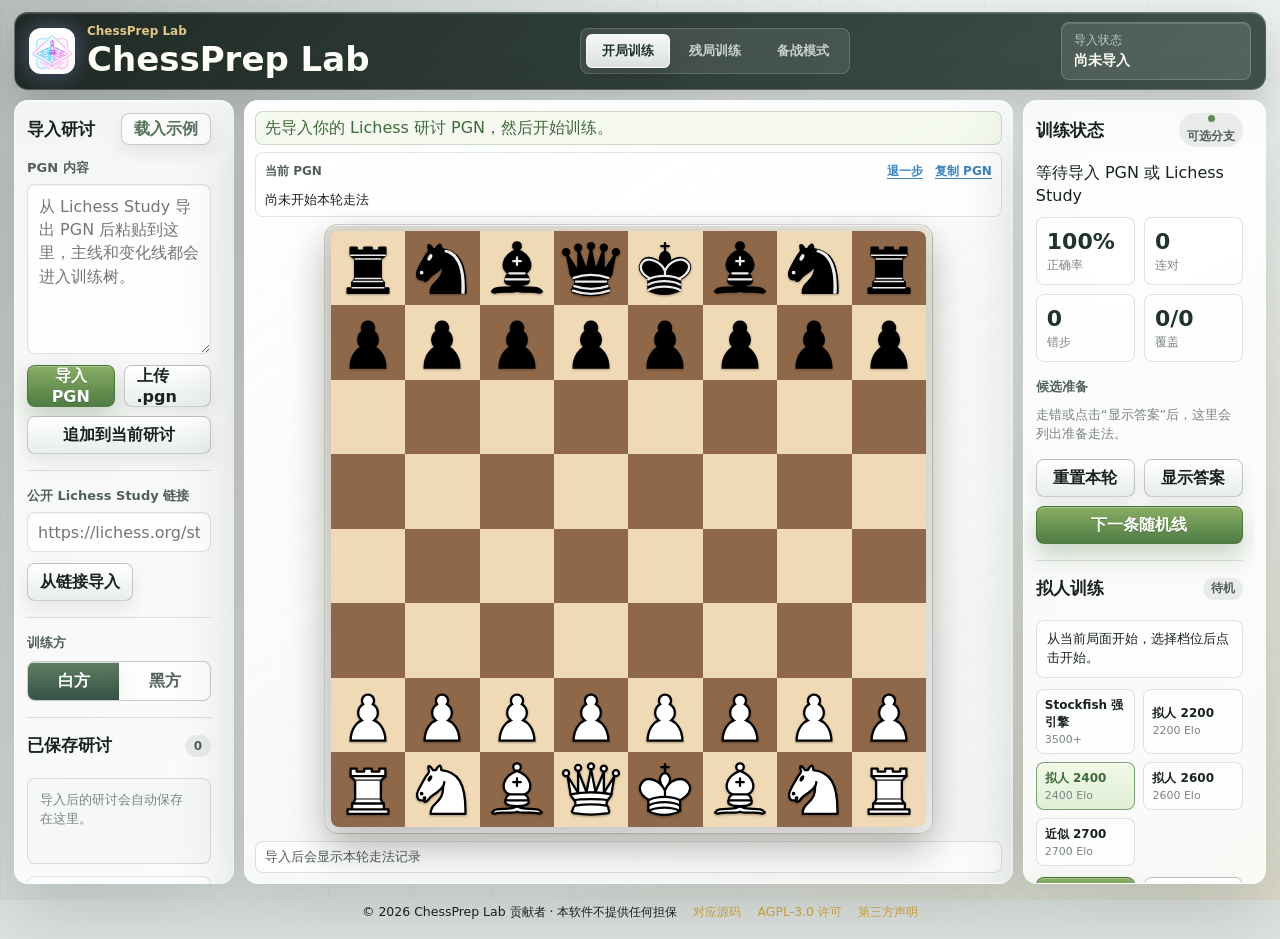
<file: index.html>
<!doctype html>
<html lang="zh-CN">
  <head>
    <meta charset="utf-8">
    <meta name="viewport" content="width=device-width, initial-scale=1">
    <title>ChessPrep Lab</title>
    <link rel="icon" href="assets/icons/chessprep-lab.ico" sizes="any">
    <link rel="apple-touch-icon" href="assets/icons/chessprep-lab-mark-192.png">
    <link rel="stylesheet" href="styles.css">
  </head>
  <body>
    <main class="app-shell">
      <header class="topbar">
        <div class="brand-lockup">
          <img class="brand-mark" src="assets/icons/chessprep-lab-mark.png" alt="" aria-hidden="true">
          <div>
            <p class="eyebrow">ChessPrep Lab</p>
            <h1>ChessPrep Lab</h1>
          </div>
        </div>
        <nav class="mode-switch" aria-label="训练模式" data-i18n-aria-label="mode.opening">
          <button class="mode-button active" type="button" data-mode-switch="opening" data-i18n="mode.opening">开局训练</button>
          <button class="mode-button" type="button" data-mode-switch="endgame" data-i18n="mode.endgame">残局训练</button>
          <button class="mode-button" type="button" data-mode-switch="prep" data-i18n="mode.prep">备战模式</button>
        </nav>
        <div class="top-status">
          <span data-i18n="top.importStatus">导入状态</span>
          <strong data-import-status data-i18n="status.notImported">尚未导入</strong>
        </div>
      </header>

      <section class="workbench" aria-label="开局训练工作台" data-i18n-aria-label="opening.workbench">
        <aside class="panel import-panel">
          <div data-opening-left>
            <div class="panel-heading">
              <h2 data-i18n="opening.importStudy">导入研讨</h2>
              <button class="ghost-button" type="button" data-sample data-i18n="opening.loadSample">载入示例</button>
            </div>

            <label class="field">
              <span data-i18n="opening.pgnContent">PGN 内容</span>
              <textarea data-pgn-input spellcheck="false" placeholder="从 Lichess Study 导出 PGN 后粘贴到这里，主线和变化线都会进入训练树。" data-i18n-placeholder="opening.pgnPlaceholder"></textarea>
            </label>

            <div class="button-row">
              <button class="primary-button" type="button" data-import-pgn data-i18n="opening.importPgn">导入 PGN</button>
              <label class="file-button">
                <span data-i18n="opening.uploadPgn">上传 .pgn</span>
                <input data-file-input type="file" accept=".pgn,text/plain,application/x-chess-pgn">
              </label>
              <button class="secondary-button wide" type="button" data-append-pgn data-i18n="opening.appendPgn">追加到当前研讨</button>
            </div>

            <div class="divider"></div>

            <label class="field">
              <span data-i18n="opening.studyUrl">公开 Lichess Study 链接</span>
              <input data-url-input type="url" placeholder="https://lichess.org/study/..." inputmode="url">
            </label>
            <button class="secondary-button" type="button" data-import-url data-i18n="opening.importFromUrl">从链接导入</button>

            <div class="divider"></div>

            <div class="side-picker" aria-label="训练执棋方" data-i18n-aria-label="opening.trainingSide">
              <span data-i18n="opening.trainingSide">训练方</span>
              <div>
                <button class="segmented active" type="button" data-side="w" data-i18n="opening.white">白方</button>
                <button class="segmented" type="button" data-side="b" data-i18n="opening.black">黑方</button>
              </div>
            </div>

            <div class="divider"></div>

            <section class="saved-studies" aria-label="已保存研讨" data-i18n-aria-label="opening.savedStudies">
              <div class="panel-heading compact">
                <h2 data-i18n="opening.savedStudies">已保存研讨</h2>
                <span data-saved-count>0</span>
              </div>
              <div class="saved-list" data-saved-list>
                <p class="empty" data-i18n="opening.savedEmpty">导入后的研讨会自动保存在这里。</p>
              </div>
              <label class="field rename-field">
                <span data-i18n="opening.studyName">当前研讨名称</span>
                <div class="rename-row">
                  <input data-study-name type="text" placeholder="选择或导入研讨后可改名" data-i18n-placeholder="opening.renamePlaceholder">
                  <button class="secondary-button" type="button" data-rename-study data-i18n="opening.rename">改名</button>
                </div>
              </label>
            </section>

            <p class="note" data-i18n="opening.note">链接导入请用 $env:PORT=8788; node server.mjs 启动本地服务器。私密研讨请用 PGN 粘贴或上传；本页面不会保存你的 Lichess 登录信息。</p>
          </div>

          <div class="endgame-panel hidden" data-endgame-left>
            <div class="panel-heading">
              <h2 data-i18n="endgame.course">残局课程</h2>
              <span data-endgame-count>0</span>
            </div>
            <div class="endgame-category-list" data-endgame-categories></div>
            <div class="divider"></div>
            <div class="endgame-lesson-list" data-endgame-lessons></div>
          </div>

          <div class="prep-panel hidden" data-prep-left>
            <div class="panel-heading">
              <h2>备战棋谱</h2>
              <span data-opponent-pgn-badge>未上传</span>
            </div>
            <label class="field compact-field">
              <span>上传对手 PGN</span>
              <label class="file-button">
                <span>选择 .pgn 文件</span>
                <input data-opponent-pgn-file type="file" accept=".pgn,text/plain,application/x-chess-pgn">
              </label>
            </label>
            <label class="field compact-field">
              <span>或粘贴对手 PGN</span>
              <textarea data-opponent-pgn-input class="compact-textarea" spellcheck="false" placeholder="粘贴对手公开对局 PGN；留空姓名时会分析全部上传对局。"></textarea>
            </label>
            <label class="field">
              <span>对手姓名（可选）</span>
              <input data-prep-opponent type="text" placeholder="例如 丁立人 / Ding Liren">
            </label>
            <div class="side-picker" aria-label="备战执棋方" data-i18n-aria-label="prep.ourSide">
              <span data-i18n="prep.ourSide">我方执棋</span>
              <div>
                <button class="segmented active" type="button" data-prep-side="w" data-i18n="opening.white">白方</button>
                <button class="segmented" type="button" data-prep-side="b" data-i18n="opening.black">黑方</button>
              </div>
            </div>
            <button class="primary-button wide" type="button" data-run-prep-report data-i18n="prep.runReport">生成备战报告</button>
            <section class="prep-common-replies" data-prep-common-replies>
              <h3 data-i18n="prep.commonReplies">对手开局树</h3>
              <p class="empty">上传棋谱并生成报告后，这里显示当前局面的对手常见选择。</p>
            </section>
          </div>
        </aside>

        <section class="board-zone">
          <div class="feedback" data-feedback data-tone="normal">先导入你的 Lichess 研讨 PGN，然后开始训练。</div>
          <div class="current-line-panel" aria-label="当前 PGN" data-i18n-aria-label="opening.currentPgn">
            <div class="current-line-head">
              <span data-i18n="opening.currentPgn">当前 PGN</span>
              <div class="current-line-actions">
                <button class="link-button" type="button" data-back-step data-i18n="opening.backStep">退一步</button>
                <button class="link-button" type="button" data-copy-pgn data-i18n="opening.copyPgn">复制 PGN</button>
              </div>
            </div>
            <p class="current-line" data-current-line data-i18n="opening.currentLineEmpty">尚未开始本轮走法</p>
          </div>
          <div class="board-slot">
            <div class="board-frame">
              <div class="board-wrap">
                <div class="rank-labels" data-rank-labels aria-hidden="true"></div>
                <div class="board" data-board aria-label="棋盘" data-i18n-aria-label="opening.currentPgn"></div>
                <div class="file-labels" data-file-labels aria-hidden="true"></div>
              </div>
            </div>
            <div class="promotion-picker hidden" data-promotion-picker aria-label="选择升变棋子"></div>
          </div>
          <div class="move-strip" data-history>
            <span class="muted" data-i18n="opening.historyEmpty">导入后会显示本轮走法记录</span>
          </div>
        </section>

        <aside class="panel training-panel">
          <div data-opening-right>
            <div class="panel-heading">
              <h2 data-i18n="opening.trainingStatus">训练状态</h2>
              <span class="live-dot" data-i18n="opening.optionalBranches">可选分支</span>
            </div>

            <p class="current-task" data-status data-i18n="opening.waiting">等待导入 PGN 或 Lichess Study</p>

            <div class="stats-grid" data-stats>
              <div><strong>100%</strong><span data-i18n="stats.accuracy">正确率</span></div>
              <div><strong>0</strong><span data-i18n="stats.streak">连对</span></div>
              <div><strong>0</strong><span data-i18n="stats.mistakes">错步</span></div>
              <div><strong>0/0</strong><span data-i18n="stats.coverage">覆盖</span></div>
            </div>

            <div class="answer-box">
              <h3 data-i18n="opening.preparedCandidates">候选准备</h3>
              <div class="answers" data-answers>
                <p class="empty" data-i18n="opening.answersEmpty">走错或点击“显示答案”后，这里会列出准备走法。</p>
              </div>
            </div>

            <div class="action-grid">
              <button class="secondary-button" type="button" data-reset data-i18n="opening.reset">重置本轮</button>
              <button class="secondary-button" type="button" data-reveal data-i18n="opening.reveal">显示答案</button>
              <button class="primary-button wide" type="button" data-next data-i18n="opening.nextRandomLine">下一条随机线</button>
            </div>

            <section class="engine-card" aria-label="拟人训练" data-i18n-aria-label="engine.sparring">
              <div class="panel-heading compact">
                <h2 data-i18n="engine.sparring">拟人训练</h2>
                <span data-engine-badge data-i18n="engine.idle">待机</span>
              </div>
              <p class="engine-status" data-engine-status data-i18n="engine.openingStatus">从当前局面开始，选择档位后点击开始。</p>
              <div class="engine-profiles" data-engine-profiles></div>
              <div class="engine-actions">
                <button class="primary-button" type="button" data-engine-start data-i18n="engine.start">开始</button>
                <button class="secondary-button" type="button" data-engine-stop data-i18n="engine.stop">退出</button>
              </div>
              <p class="engine-note" data-i18n="engine.note">2200-2700 档保留原标注；后台强度已整体上调 200 Elo，并使用更严格的搜索、采样和质量过滤。</p>
            </section>
          </div>

          <div class="endgame-panel hidden" data-endgame-right>
            <div class="panel-heading">
              <h2 data-i18n="endgame.problem">残局题目</h2>
              <span data-endgame-badge data-i18n="endgame.notStarted">待开始</span>
            </div>
            <div class="target-pill" data-endgame-target data-i18n="endgame.targetPending">目标：待选择</div>
            <p class="current-task" data-endgame-status data-i18n="endgame.chooseCourse">选择左侧课程后开始。</p>
            <div class="stats-grid" data-endgame-stats>
              <div><strong>100%</strong><span data-i18n="stats.accuracy">正确率</span></div>
              <div><strong>0</strong><span data-i18n="stats.streak">连对</span></div>
              <div><strong>0</strong><span data-i18n="stats.mistakes">错步</span></div>
              <div><strong>0/0</strong><span data-i18n="stats.progress">进度</span></div>
            </div>
            <div class="answer-box">
              <h3 data-i18n="endgame.hintsAnswers">提示与答案</h3>
              <div class="answers" data-endgame-answers>
                <p class="empty" data-i18n="endgame.answersEmpty">走错或点击提示后，这里会显示训练信息。</p>
              </div>
            </div>
            <div class="action-grid">
              <button class="secondary-button" type="button" data-endgame-reset data-i18n="endgame.reset">重置本题</button>
              <button class="secondary-button" type="button" data-endgame-hint data-i18n="endgame.hint">显示提示</button>
              <button class="secondary-button" type="button" data-endgame-answer data-i18n="endgame.answer">显示答案</button>
              <button class="primary-button" type="button" data-endgame-next data-i18n="endgame.next">下一题</button>
            </div>
            <article class="lesson-card" data-endgame-teaching>
              <p class="empty" data-i18n="endgame.teachingEmpty">选择一个残局主题后，这里会显示教学重点。</p>
            </article>
            <section class="engine-card" aria-label="残局引擎对练" data-i18n-aria-label="endgame.engineSparring">
              <div class="panel-heading compact">
                <h2 data-i18n="endgame.engineSparring">引擎对练</h2>
                <span data-engine-badge data-i18n="engine.idle">待机</span>
              </div>
              <p class="engine-status" data-engine-status data-i18n="endgame.engineStatus">从当前残局局面开始，选择档位后点击开始。</p>
              <div class="engine-profiles" data-engine-profiles></div>
              <div class="engine-actions">
                <button class="primary-button" type="button" data-engine-start data-i18n="engine.start">开始</button>
                <button class="secondary-button" type="button" data-engine-stop data-i18n="engine.stop">退出</button>
              </div>
              <p class="engine-note" data-i18n="endgame.engineNote">可在任意残局题面或走题中途开启；退出后会回到进入对练前的题目局面。</p>
            </section>
          </div>

          <div class="prep-panel hidden" data-prep-right>
            <div class="panel-heading">
              <h2 data-i18n="prep.report">备战报告</h2>
              <span data-prep-report-badge data-i18n="prep.waiting">待生成</span>
            </div>
            <p class="current-task" data-prep-status>先上传对手 PGN，并在开局训练中导入你的准备 PGN。</p>
            <div class="stats-grid" data-prep-stats>
              <div><strong>0</strong><span data-i18n="prep.sampleGames">样本</span></div>
              <div><strong>0</strong><span data-i18n="prep.unseen">未见</span></div>
              <div><strong>0</strong><span data-i18n="prep.weak">弱点</span></div>
              <div><strong>0</strong><span data-i18n="prep.gaps">缺口</span></div>
            </div>
            <div class="prep-report-list" data-prep-report>
              <p class="empty" data-i18n="prep.reportEmpty">报告会列出对手没下过的准备、低样本分支、表现差分支，以及你还没覆盖的对手常见选择。</p>
            </div>
          </div>
        </aside>
      </section>
    </main>

    <footer class="legal-footer">
      <span data-i18n="legal.notice">© 2026 ChessPrep Lab 贡献者 · 本软件不提供任何担保</span>
      <a href="https://github.com/zhukaizhen/ChessPrep" target="_blank" rel="noreferrer" data-i18n="legal.source">对应源码</a>
      <a href="LICENSE" target="_blank" rel="noreferrer" data-i18n="legal.license">AGPL-3.0 许可</a>
      <a href="THIRD_PARTY_NOTICES.md" target="_blank" rel="noreferrer" data-i18n="legal.thirdParty">第三方声明</a>
    </footer>

    <script type="module" src="app.js"></script>
  </body>
</html>
</file>
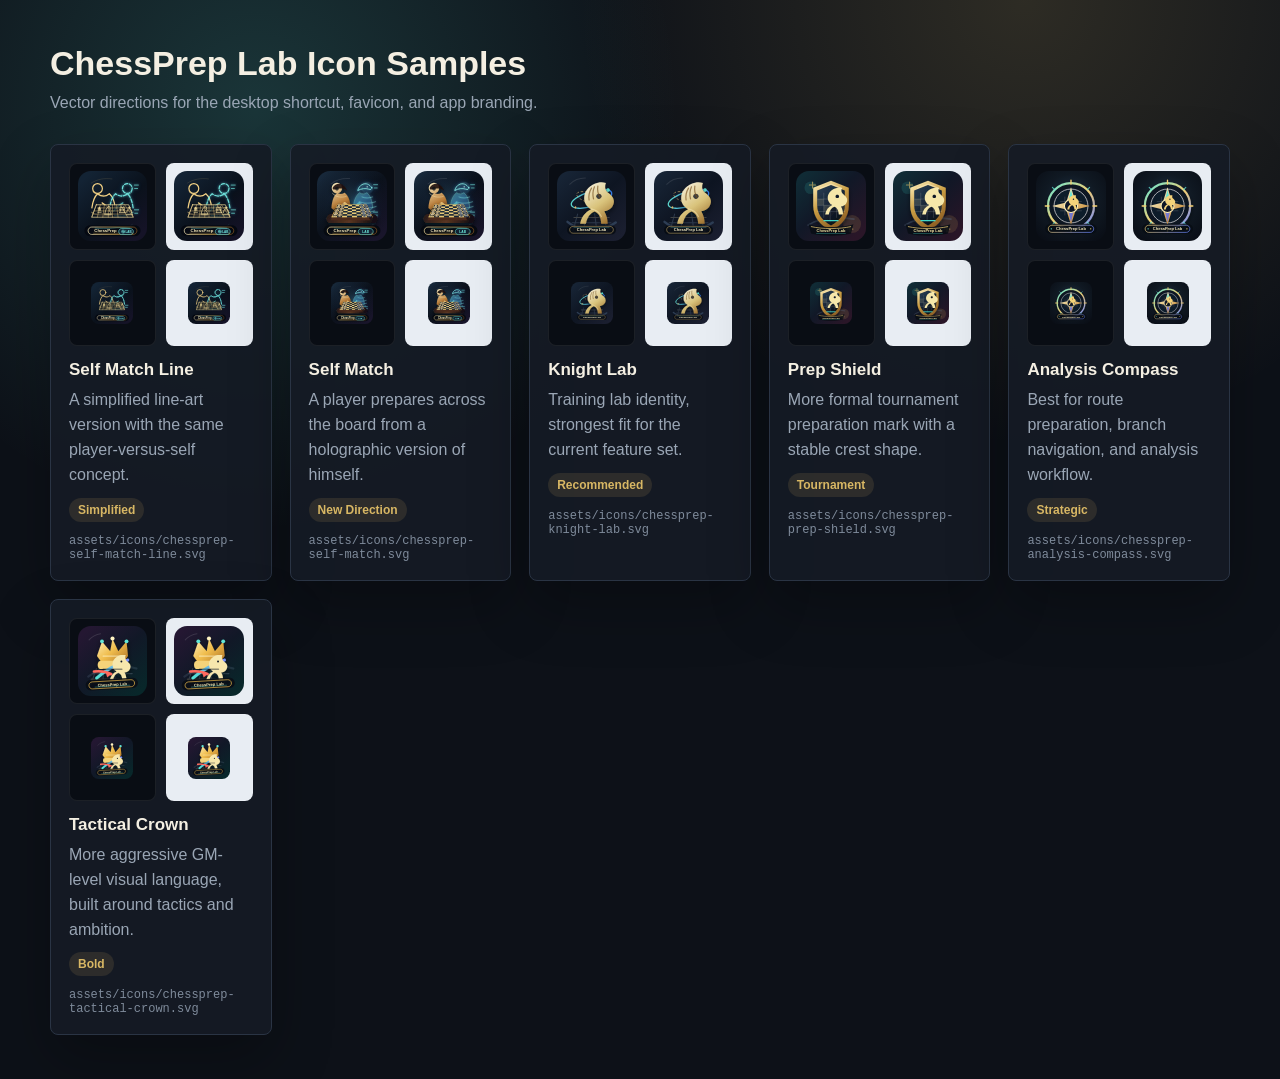
<file: assets/icons/icon-preview.html>
<!doctype html>
<html lang="zh-CN">
  <head>
    <meta charset="utf-8">
    <meta name="viewport" content="width=device-width, initial-scale=1">
    <title>ChessPrep Lab Icon Samples</title>
    <style>
      :root {
        color-scheme: dark;
        --bg: #0d1118;
        --panel: #151b25;
        --line: #2a3444;
        --text: #f4efe2;
        --muted: #9aa6b5;
        --gold: #d8b764;
      }

      * {
        box-sizing: border-box;
      }

      body {
        margin: 0;
        min-height: 100vh;
        font-family: Inter, "Segoe UI", Arial, sans-serif;
        background:
          radial-gradient(circle at 20% 10%, rgba(86, 218, 204, .18), transparent 30%),
          radial-gradient(circle at 80% 0%, rgba(216, 183, 100, .16), transparent 30%),
          var(--bg);
        color: var(--text);
      }

      main {
        width: min(1180px, calc(100% - 40px));
        margin: 0 auto;
        padding: 44px 0;
      }

      header {
        display: flex;
        align-items: end;
        justify-content: space-between;
        gap: 24px;
        margin-bottom: 28px;
      }

      h1 {
        margin: 0;
        font-size: 34px;
        font-weight: 780;
        letter-spacing: 0;
      }

      p {
        margin: 8px 0 0;
        color: var(--muted);
        line-height: 1.55;
      }

      .grid {
        display: grid;
        grid-template-columns: repeat(auto-fit, minmax(210px, 1fr));
        gap: 18px;
      }

      .card {
        border: 1px solid var(--line);
        border-radius: 8px;
        background: rgba(21, 27, 37, .88);
        box-shadow: 0 24px 60px rgba(0, 0, 0, .28);
        padding: 18px;
      }

      .samples {
        display: grid;
        grid-template-columns: 1fr 1fr;
        gap: 10px;
        align-items: center;
        margin-bottom: 14px;
      }

      .tile {
        display: grid;
        place-items: center;
        aspect-ratio: 1;
        border-radius: 8px;
        border: 1px solid rgba(255, 255, 255, .08);
      }

      .tile.dark {
        background: #090d14;
      }

      .tile.light {
        background: #e8edf3;
      }

      img {
        display: block;
        width: min(82%, 148px);
        height: auto;
      }

      .tiny img {
        width: 42px;
      }

      .name {
        margin: 0;
        color: var(--text);
        font-size: 17px;
        font-weight: 760;
      }

      .tag {
        display: inline-flex;
        align-items: center;
        margin-top: 10px;
        padding: 5px 9px;
        border-radius: 999px;
        background: rgba(216, 183, 100, .12);
        color: var(--gold);
        font-size: 12px;
        font-weight: 720;
      }

      .path {
        margin-top: 12px;
        color: #7f8b9b;
        font-family: Consolas, "SFMono-Regular", monospace;
        font-size: 12px;
        overflow-wrap: anywhere;
      }

      @media (max-width: 980px) {
        .grid {
          grid-template-columns: repeat(2, minmax(0, 1fr));
        }
      }

      @media (max-width: 560px) {
        main {
          width: min(100% - 24px, 1180px);
          padding: 24px 0;
        }

        header {
          display: block;
        }

        .grid {
          grid-template-columns: 1fr;
        }
      }
    </style>
  </head>
  <body>
    <main>
      <header>
        <div>
          <h1>ChessPrep Lab Icon Samples</h1>
          <p>Vector directions for the desktop shortcut, favicon, and app branding.</p>
        </div>
      </header>
      <section class="grid">
        <article class="card">
          <div class="samples">
            <div class="tile dark"><img src="chessprep-self-match-line.svg" alt="Self Match line icon"></div>
            <div class="tile light"><img src="chessprep-self-match-line.svg" alt=""></div>
            <div class="tile dark tiny"><img src="chessprep-self-match-line.svg" alt=""></div>
            <div class="tile light tiny"><img src="chessprep-self-match-line.svg" alt=""></div>
          </div>
          <h2 class="name">Self Match Line</h2>
          <p>A simplified line-art version with the same player-versus-self concept.</p>
          <span class="tag">Simplified</span>
          <div class="path">assets/icons/chessprep-self-match-line.svg</div>
        </article>
        <article class="card">
          <div class="samples">
            <div class="tile dark"><img src="chessprep-self-match.svg" alt="Self Match icon"></div>
            <div class="tile light"><img src="chessprep-self-match.svg" alt=""></div>
            <div class="tile dark tiny"><img src="chessprep-self-match.svg" alt=""></div>
            <div class="tile light tiny"><img src="chessprep-self-match.svg" alt=""></div>
          </div>
          <h2 class="name">Self Match</h2>
          <p>A player prepares across the board from a holographic version of himself.</p>
          <span class="tag">New Direction</span>
          <div class="path">assets/icons/chessprep-self-match.svg</div>
        </article>
        <article class="card">
          <div class="samples">
            <div class="tile dark"><img src="chessprep-knight-lab.svg" alt="Knight Lab icon"></div>
            <div class="tile light"><img src="chessprep-knight-lab.svg" alt=""></div>
            <div class="tile dark tiny"><img src="chessprep-knight-lab.svg" alt=""></div>
            <div class="tile light tiny"><img src="chessprep-knight-lab.svg" alt=""></div>
          </div>
          <h2 class="name">Knight Lab</h2>
          <p>Training lab identity, strongest fit for the current feature set.</p>
          <span class="tag">Recommended</span>
          <div class="path">assets/icons/chessprep-knight-lab.svg</div>
        </article>
        <article class="card">
          <div class="samples">
            <div class="tile dark"><img src="chessprep-prep-shield.svg" alt="Prep Shield icon"></div>
            <div class="tile light"><img src="chessprep-prep-shield.svg" alt=""></div>
            <div class="tile dark tiny"><img src="chessprep-prep-shield.svg" alt=""></div>
            <div class="tile light tiny"><img src="chessprep-prep-shield.svg" alt=""></div>
          </div>
          <h2 class="name">Prep Shield</h2>
          <p>More formal tournament preparation mark with a stable crest shape.</p>
          <span class="tag">Tournament</span>
          <div class="path">assets/icons/chessprep-prep-shield.svg</div>
        </article>
        <article class="card">
          <div class="samples">
            <div class="tile dark"><img src="chessprep-analysis-compass.svg" alt="Analysis Compass icon"></div>
            <div class="tile light"><img src="chessprep-analysis-compass.svg" alt=""></div>
            <div class="tile dark tiny"><img src="chessprep-analysis-compass.svg" alt=""></div>
            <div class="tile light tiny"><img src="chessprep-analysis-compass.svg" alt=""></div>
          </div>
          <h2 class="name">Analysis Compass</h2>
          <p>Best for route preparation, branch navigation, and analysis workflow.</p>
          <span class="tag">Strategic</span>
          <div class="path">assets/icons/chessprep-analysis-compass.svg</div>
        </article>
        <article class="card">
          <div class="samples">
            <div class="tile dark"><img src="chessprep-tactical-crown.svg" alt="Tactical Crown icon"></div>
            <div class="tile light"><img src="chessprep-tactical-crown.svg" alt=""></div>
            <div class="tile dark tiny"><img src="chessprep-tactical-crown.svg" alt=""></div>
            <div class="tile light tiny"><img src="chessprep-tactical-crown.svg" alt=""></div>
          </div>
          <h2 class="name">Tactical Crown</h2>
          <p>More aggressive GM-level visual language, built around tactics and ambition.</p>
          <span class="tag">Bold</span>
          <div class="path">assets/icons/chessprep-tactical-crown.svg</div>
        </article>
      </section>
    </main>
  </body>
</html>
</file>
<file: styles.css>
:root {
  color-scheme: light;
  --page: #e8ecea;
  --surface: #fbfaf7;
  --surface-soft: #f0f3f1;
  --surface-strong: #ffffff;
  --panel-glass: rgba(255, 255, 255, 0.84);
  --panel-glass-strong: rgba(255, 255, 255, 0.94);
  --line: rgba(35, 48, 43, 0.14);
  --line-strong: rgba(35, 48, 43, 0.24);
  --text: #17211d;
  --muted: #52605a;
  --subtle: #7b8580;
  --lichess: #56725d;
  --lichess-dark: #1f332c;
  --blue: #3f82b8;
  --green: #5f8d58;
  --red: #ba4b4a;
  --gold: #c99b3d;
  --accent-gold: #d6a642;
  --accent-sage: #6f9372;
  --accent-ink: #17211d;
  --light-square: #f0d9b5;
  --dark-square: #8f6849;
  --move-light: #f2df76;
  --move-dark: #d0b84e;
  --hint: rgba(40, 120, 78, 0.42);
  --shadow: 0 24px 70px rgba(18, 26, 23, 0.18);
  --tight-shadow: 0 10px 28px rgba(18, 26, 23, 0.12);
  --inner-shadow: inset 0 1px 0 rgba(255, 255, 255, 0.72);
  --chrome-height: 116px;
  --workbench-height: calc(100dvh - var(--chrome-height));
  font-family: "Noto Sans SC", "Microsoft YaHei UI", "Segoe UI", system-ui, sans-serif;
}

* {
  box-sizing: border-box;
}

body {
  margin: 0;
  min-height: 100vh;
  position: relative;
  isolation: isolate;
  background:
    linear-gradient(135deg, rgba(31, 51, 44, 0.16), rgba(255, 255, 255, 0) 42%),
    linear-gradient(180deg, #eef2ef 0%, var(--page) 46%, #dde3e0 100%);
  color: var(--text);
}

body::before {
  content: "";
  position: fixed;
  inset: 0;
  z-index: -2;
  pointer-events: none;
  background:
    linear-gradient(115deg, rgba(23, 33, 29, 0.11) 0%, rgba(23, 33, 29, 0) 38%),
    linear-gradient(315deg, rgba(214, 166, 66, 0.13) 0%, rgba(214, 166, 66, 0) 34%),
    repeating-linear-gradient(90deg, rgba(23, 33, 29, 0.025) 0 1px, transparent 1px 82px),
    repeating-linear-gradient(0deg, rgba(23, 33, 29, 0.018) 0 1px, transparent 1px 82px);
}

button,
input,
textarea {
  font: inherit;
}

button {
  cursor: pointer;
}

.app-shell {
  width: calc(100% - 28px);
  min-height: 100dvh;
  margin: 0 auto;
  padding: 12px 0 14px;
}

.topbar {
  display: flex;
  align-items: center;
  justify-content: space-between;
  gap: 12px;
  margin-bottom: 10px;
  padding: 9px 14px;
  border: 1px solid rgba(255, 255, 255, 0.22);
  border-radius: 14px;
  background:
    linear-gradient(135deg, rgba(23, 33, 29, 0.95), rgba(45, 66, 57, 0.91)),
    linear-gradient(180deg, rgba(255, 255, 255, 0.09), rgba(255, 255, 255, 0));
  box-shadow: 0 18px 48px rgba(18, 26, 23, 0.22), inset 0 1px 0 rgba(255, 255, 255, 0.14);
  backdrop-filter: blur(18px);
  -webkit-backdrop-filter: blur(18px);
}

.brand-lockup {
  display: flex;
  align-items: center;
  gap: 12px;
  min-width: 210px;
}

.brand-mark {
  width: 46px;
  height: 46px;
  flex: 0 0 auto;
  border: 1px solid rgba(255, 255, 255, 0.52);
  border-radius: 12px;
  background: #fff;
  object-fit: cover;
  box-shadow:
    0 0 20px rgba(77, 214, 255, 0.24),
    0 0 26px rgba(236, 80, 227, 0.18),
    inset 0 1px 0 rgba(255, 255, 255, 0.85);
}

.eyebrow {
  margin: 0 0 3px;
  color: rgba(242, 213, 143, 0.92);
  font-size: 12px;
  font-weight: 700;
  letter-spacing: 0;
}

h1,
h2,
h3,
p {
  margin-top: 0;
}

h1 {
  margin-bottom: 0;
  color: #fffef9;
  font-size: clamp(24px, 2.8vw, 34px);
  font-weight: 800;
  line-height: 1.1;
}

h2 {
  margin-bottom: 0;
  font-size: 17px;
  font-weight: 700;
}

h3 {
  margin-bottom: 10px;
  color: var(--muted);
  font-size: 13px;
  font-weight: 700;
}

.top-status {
  display: grid;
  gap: 3px;
  min-width: 190px;
  padding: 9px 12px;
  border: 1px solid rgba(255, 255, 255, 0.18);
  border-radius: 8px;
  background: rgba(255, 255, 255, 0.11);
  box-shadow: inset 0 1px 0 rgba(255, 255, 255, 0.12);
}

.top-status span {
  color: rgba(230, 237, 232, 0.72);
  font-size: 12px;
}

.top-status strong {
  color: #fffef9;
  font-size: 14px;
}

.mode-switch {
  display: inline-grid;
  grid-template-columns: repeat(3, minmax(0, 1fr));
  gap: 4px;
  min-width: 270px;
  padding: 5px;
  border: 1px solid rgba(255, 255, 255, 0.16);
  border-radius: 8px;
  background: rgba(255, 255, 255, 0.09);
}

.mode-button {
  min-height: 34px;
  border: 1px solid transparent;
  border-radius: 6px;
  padding: 0 9px;
  background: transparent;
  color: rgba(238, 244, 240, 0.78);
  font-size: 13px;
  font-weight: 700;
  white-space: nowrap;
}

.mode-button.active {
  border-color: rgba(255, 255, 255, 0.6);
  background: linear-gradient(180deg, rgba(255, 255, 255, 0.96), rgba(234, 238, 235, 0.92));
  color: var(--lichess-dark);
  box-shadow: 0 10px 22px rgba(0, 0, 0, 0.14), inset 0 1px 0 rgba(255, 255, 255, 0.8);
}

.workbench {
  display: grid;
  grid-template-columns: clamp(220px, 17vw, 260px) minmax(660px, 1fr) clamp(240px, 19vw, 300px);
  gap: 10px;
  align-items: stretch;
}

.panel,
.board-zone {
  height: var(--workbench-height);
  min-height: 0;
  border: 1px solid rgba(255, 255, 255, 0.54);
  border-radius: 14px;
  background: var(--panel-glass);
  box-shadow: var(--shadow), var(--inner-shadow);
  backdrop-filter: blur(16px);
  -webkit-backdrop-filter: blur(16px);
}

.panel {
  padding: 12px;
  overflow-y: auto;
  overscroll-behavior: contain;
  scrollbar-gutter: stable;
  scrollbar-width: thin;
  scrollbar-color: rgba(35, 48, 43, 0.24) transparent;
}

.panel::-webkit-scrollbar {
  width: 9px;
}

.panel::-webkit-scrollbar-thumb {
  border: 2px solid transparent;
  border-radius: 999px;
  background: rgba(35, 48, 43, 0.28);
  background-clip: content-box;
}

.panel-heading {
  display: flex;
  align-items: center;
  justify-content: space-between;
  gap: 10px;
  margin-bottom: 14px;
}

.panel-heading.compact {
  margin-bottom: 9px;
}

.panel-heading.compact span {
  min-width: 26px;
  height: 22px;
  display: inline-grid;
  place-items: center;
  border-radius: 999px;
  background: rgba(31, 51, 44, 0.08);
  color: var(--muted);
  font-size: 12px;
  font-weight: 700;
}

.panel-heading > span {
  min-width: 26px;
  min-height: 22px;
  display: inline-grid;
  place-items: center;
  border-radius: 999px;
  padding: 2px 8px;
  background: rgba(31, 51, 44, 0.08);
  color: var(--muted);
  font-size: 12px;
  font-weight: 700;
}

.field {
  display: grid;
  gap: 7px;
  margin-bottom: 11px;
}

.field span,
.side-picker > span {
  color: var(--muted);
  font-size: 13px;
  font-weight: 700;
}

textarea,
input {
  width: 100%;
  border: 1px solid var(--line);
  border-radius: 8px;
  background: rgba(255, 255, 255, 0.88);
  color: var(--text);
  outline: none;
  box-shadow: inset 0 1px 2px rgba(18, 26, 23, 0.05);
}

textarea {
  min-height: 170px;
  resize: vertical;
  padding: 10px 11px;
  line-height: 1.45;
}

.compact-textarea {
  min-height: 110px;
}

.compact-field {
  margin-bottom: 9px;
}

input {
  height: 40px;
  padding: 0 10px;
}

textarea:focus,
input:focus {
  border-color: var(--blue);
  box-shadow: 0 0 0 3px rgba(63, 130, 184, 0.18), inset 0 1px 2px rgba(18, 26, 23, 0.05);
}

.button-row,
.action-grid {
  display: grid;
  grid-template-columns: 1fr 1fr;
  gap: 9px;
}

.primary-button,
.secondary-button,
.ghost-button,
.file-button,
.segmented {
  min-height: 38px;
  display: inline-flex;
  align-items: center;
  justify-content: center;
  border: 1px solid var(--line-strong);
  border-radius: 8px;
  padding: 0 12px;
  color: var(--text);
  font-weight: 700;
  text-decoration: none;
  background: linear-gradient(180deg, #ffffff, #edf1ee);
  transition: border-color 120ms ease, box-shadow 120ms ease, transform 120ms ease;
  box-shadow: inset 0 1px 0 rgba(255, 255, 255, 0.72), 0 8px 18px rgba(18, 26, 23, 0.08);
}

.primary-button {
  border-color: rgba(68, 111, 55, 0.78);
  background: linear-gradient(180deg, #89ad63, #4f7c45);
  color: #fff;
  text-shadow: 0 1px 0 rgba(0, 0, 0, 0.22);
  box-shadow: inset 0 1px 0 rgba(255, 255, 255, 0.28), 0 12px 24px rgba(62, 107, 55, 0.27);
}

.secondary-button,
.file-button {
  background: linear-gradient(180deg, #ffffff, #e8eee9);
}

.ghost-button {
  min-height: 32px;
  background: rgba(255, 255, 255, 0.58);
  color: var(--lichess);
}

.primary-button:hover,
.secondary-button:hover,
.ghost-button:hover,
.file-button:hover,
.segmented:hover {
  border-color: var(--blue);
  box-shadow: inset 0 1px 0 rgba(255, 255, 255, 0.78), 0 10px 22px rgba(63, 130, 184, 0.16);
  transform: translateY(-1px);
}

.file-button input {
  position: absolute;
  inline-size: 1px;
  block-size: 1px;
  opacity: 0;
  pointer-events: none;
}

.divider {
  height: 1px;
  margin: 16px 0;
  background: var(--line);
}

.side-picker {
  display: grid;
  gap: 9px;
}

.side-picker div {
  display: grid;
  grid-template-columns: 1fr 1fr;
  overflow: hidden;
  border: 1px solid var(--line-strong);
  border-radius: 8px;
  background: rgba(255, 255, 255, 0.58);
}

.segmented {
  border: 0;
  border-radius: 0;
  background: transparent;
  color: var(--muted);
}

.segmented.active {
  background: linear-gradient(180deg, #5f7d62, #365447);
  color: #fff;
}

.note {
  margin: 14px 0 0;
  color: var(--subtle);
  font-size: 12px;
  line-height: 1.45;
}

.current-task[data-tone="error"] {
  color: #8b2f24;
}

.saved-studies {
  display: grid;
  gap: 12px;
}

.prep-panel {
  display: grid;
  gap: 14px;
}

.database-status {
  display: grid;
  gap: 6px;
  padding: 11px;
  border: 1px solid var(--line);
  border-radius: 8px;
  background: rgba(255, 255, 255, 0.72);
}

.database-status strong {
  color: var(--text);
  font-size: 12px;
}

.database-status span {
  color: var(--muted);
  font-size: 12px;
  line-height: 1.45;
}

.prep-common-replies {
  display: grid;
  gap: 9px;
  margin-top: 4px;
  padding: 11px;
  border: 1px solid var(--line);
  border-radius: 8px;
  background: rgba(255, 255, 255, 0.72);
}

.prep-common-replies h3 {
  margin: 0;
  color: var(--text);
  font-size: 13px;
}

.prep-common-replies > p {
  margin: 0;
  color: var(--muted);
  font-size: 12px;
  line-height: 1.4;
}

.prep-common-replies ol {
  display: grid;
  gap: 7px;
  margin: 0;
  padding: 0;
  list-style: none;
}

.prep-common-replies li {
  margin: 0;
}

.prep-common-replies button {
  position: relative;
  overflow: hidden;
  display: grid;
  grid-template-columns: 24px minmax(46px, 0.8fr) minmax(58px, 1fr) minmax(0, 2.3fr);
  gap: 7px;
  align-items: center;
  width: 100%;
  min-height: 34px;
  padding: 6px 7px;
  border: 1px solid rgba(35, 48, 43, 0.1);
  border-radius: 7px;
  background: rgba(255, 255, 255, 0.62);
  color: inherit;
  text-align: left;
  cursor: pointer;
}

.prep-common-replies button::before {
  content: "";
  position: absolute;
  inset: 0 auto 0 0;
  width: var(--prep-share, 0%);
  background: rgba(77, 140, 111, 0.14);
  pointer-events: none;
}

.prep-common-replies button:hover {
  border-color: rgba(31, 51, 44, 0.22);
  background: rgba(255, 255, 255, 0.9);
}

.prep-common-replies button > span,
.prep-common-replies button strong,
.prep-common-replies button code,
.prep-common-replies button em {
  position: relative;
  z-index: 1;
}

.prep-common-replies button > span {
  display: inline-grid;
  place-items: center;
  width: 20px;
  height: 20px;
  border-radius: 999px;
  background: rgba(31, 51, 44, 0.08);
  color: var(--muted);
  font-size: 11px;
  font-weight: 800;
}

.prep-common-replies strong {
  color: var(--text);
  font-size: 14px;
}

.prep-common-replies code {
  padding: 2px 6px;
  border-radius: 999px;
  background: rgba(35, 48, 43, 0.07);
  color: var(--muted);
  font-family: "Inter", "Segoe UI", system-ui, sans-serif;
  font-size: 11px;
}

.prep-common-replies em {
  min-width: 0;
  color: var(--subtle);
  font-size: 11px;
  font-style: normal;
  line-height: 1.3;
}

.prep-common-replies i {
  display: none;
}

.prep-report-list {
  display: grid;
  gap: 14px;
  max-height: 620px;
  overflow-y: auto;
  padding-right: 4px;
  scrollbar-gutter: stable;
}

.prep-report-group {
  display: grid;
  gap: 8px;
}

.prep-report-group h3 {
  display: flex;
  align-items: center;
  justify-content: space-between;
  margin: 0;
  color: var(--text);
  font-size: 13px;
}

.prep-report-group h3 span {
  color: var(--muted);
  font-size: 12px;
}

.prep-report-item {
  display: grid;
  gap: 8px;
  padding: 10px;
  border: 1px solid var(--line);
  border-left: 4px solid var(--blue);
  border-radius: 8px;
  background: rgba(255, 255, 255, 0.72);
}

.prep-report-item[data-tone="weak"] {
  border-left-color: #b06c3d;
}

.prep-report-item[data-tone="gap"] {
  border-left-color: #8b4f5d;
}

.prep-report-position,
.prep-report-main {
  display: grid;
  gap: 3px;
}

.prep-report-position > span,
.prep-report-main > span {
  color: var(--subtle);
  font-size: 11px;
  font-weight: 800;
}

.prep-report-position strong {
  color: var(--text);
  font-size: 12px;
  line-height: 1.35;
}

.prep-report-main {
  grid-template-columns: minmax(0, 1fr) auto;
  align-items: end;
}

.prep-report-main > span {
  grid-column: 1 / -1;
}

.prep-report-main strong {
  color: var(--text);
  font-size: 18px;
  line-height: 1.1;
}

.prep-report-main code {
  align-self: center;
  padding: 2px 6px;
  border-radius: 999px;
  background: rgba(35, 48, 43, 0.07);
  color: var(--muted);
  font-family: "Inter", "Segoe UI", system-ui, sans-serif;
  font-size: 11px;
}

.prep-report-item p {
  margin: 0;
  color: var(--muted);
  font-size: 12px;
  line-height: 1.45;
}

.prep-report-item em {
  color: var(--muted);
  font-size: 12px;
  font-style: normal;
}

.saved-list {
  display: grid;
  gap: 10px;
  max-height: calc((54px * 3) + (12px * 2) + 46px);
  min-height: 0;
  overflow-y: auto;
  overscroll-behavior: contain;
  padding: 12px 14px 34px 12px;
  border: 1px solid var(--line);
  border-radius: 8px;
  background: rgba(244, 247, 245, 0.74);
  scrollbar-gutter: stable;
  scrollbar-width: thin;
  scrollbar-color: rgba(35, 48, 43, 0.24) transparent;
}

.saved-list::-webkit-scrollbar,
.endgame-lesson-list::-webkit-scrollbar {
  width: 9px;
}

.saved-list::-webkit-scrollbar-thumb,
.endgame-lesson-list::-webkit-scrollbar-thumb {
  border: 2px solid transparent;
  border-radius: 999px;
  background: rgba(35, 48, 43, 0.28);
  background-clip: content-box;
}

.saved-study {
  display: grid;
  gap: 3px;
  width: 100%;
  height: 54px;
  flex: 0 0 54px;
  border: 1px solid var(--line);
  border-radius: 8px;
  padding: 8px 9px;
  background: rgba(255, 255, 255, 0.82);
  color: var(--text);
  text-align: left;
  box-shadow: inset 0 1px 0 rgba(255, 255, 255, 0.6);
  transition: background 120ms ease, border-color 120ms ease, transform 120ms ease;
}

.saved-study strong {
  overflow: hidden;
  font-size: 13px;
  text-overflow: ellipsis;
  white-space: nowrap;
}

.saved-study span {
  color: var(--subtle);
  font-size: 11px;
}

.saved-study.active {
  border-color: rgba(214, 166, 66, 0.72);
  background: linear-gradient(90deg, rgba(214, 166, 66, 0.22), rgba(255, 255, 255, 0.75));
  box-shadow: inset 3px 0 0 var(--accent-gold);
}

.saved-study:hover {
  border-color: rgba(63, 130, 184, 0.34);
  background: rgba(255, 255, 255, 0.9);
  transform: translateY(-1px);
}

.rename-field {
  margin-bottom: 0;
  padding: 10px;
  border: 1px solid var(--line);
  border-radius: 8px;
  background: rgba(255, 255, 255, 0.72);
}

.rename-row {
  display: grid;
  grid-template-columns: minmax(0, 1fr) 74px;
  gap: 8px;
}

.rename-row .secondary-button {
  min-height: 40px;
}

.board-zone {
  display: grid;
  grid-template-rows: auto auto minmax(0, 1fr) auto;
  gap: 7px;
  padding: 10px;
  overflow: hidden;
  background:
    linear-gradient(145deg, rgba(255, 255, 255, 0.88), rgba(240, 244, 241, 0.74)),
    var(--panel-glass);
}

.feedback {
  min-height: 30px;
  display: flex;
  align-items: center;
  margin-bottom: 0;
  padding: 5px 9px;
  border: 1px solid rgba(95, 141, 88, 0.28);
  border-radius: 8px;
  background: rgba(243, 248, 237, 0.84);
  color: #3f6939;
  line-height: 1.35;
}

.feedback[data-tone="error"] {
  border-color: rgba(195, 61, 50, 0.25);
  background: #fff0ee;
  color: #8f2119;
}

.current-line-panel {
  display: grid;
  gap: 7px;
  min-height: 42px;
  padding: 7px 9px;
  border: 1px solid rgba(35, 48, 43, 0.13);
  border-radius: 8px;
  background: rgba(255, 255, 255, 0.72);
  box-shadow: inset 0 1px 0 rgba(255, 255, 255, 0.66);
}

.current-line-head {
  display: flex;
  align-items: center;
  justify-content: space-between;
  gap: 10px;
}

.current-line-head span {
  color: var(--muted);
  font-size: 12px;
  font-weight: 800;
}

.current-line-actions {
  display: inline-flex;
  align-items: center;
  gap: 12px;
}

.link-button {
  min-height: 24px;
  border: 0;
  border-radius: 0;
  padding: 0;
  background: transparent;
  color: var(--blue);
  box-shadow: none;
  font-size: 12px;
  font-weight: 800;
  text-decoration: underline;
  text-underline-offset: 3px;
}

.link-button:hover {
  color: var(--lichess-dark);
}

.current-line {
  max-height: 24px;
  margin: 0;
  overflow-y: auto;
  color: var(--text);
  font-family: "Segoe UI", "Noto Sans SC", system-ui, sans-serif;
  font-size: 13px;
  line-height: 1.45;
  scrollbar-width: thin;
}

.board-slot {
  position: relative;
  min-height: 0;
  display: grid;
  place-items: center;
  container-type: size;
}

.board-frame {
  width: min(100cqw, 100cqh);
  max-width: 100%;
  max-height: 100%;
  min-width: 0;
  aspect-ratio: 1;
  margin: 0 auto;
  padding: 6px;
  border: 1px solid rgba(35, 48, 43, 0.17);
  border-radius: 14px;
  background:
    linear-gradient(145deg, rgba(23, 33, 29, 0.12), rgba(255, 255, 255, 0.66)),
    linear-gradient(180deg, rgba(214, 166, 66, 0.11), rgba(63, 130, 184, 0.08));
  box-shadow: inset 0 1px 0 rgba(255, 255, 255, 0.78), 0 18px 42px rgba(18, 26, 23, 0.16);
}

.board-wrap {
  display: grid;
  grid-template-columns: 1fr;
  grid-template-rows: 1fr;
  width: 100%;
  height: 100%;
  padding: 0;
}

.board {
  grid-column: 1;
  grid-row: 1;
  display: grid;
  grid-template-columns: repeat(8, minmax(0, 1fr));
  width: 100%;
  height: 100%;
  overflow: hidden;
  border-radius: 8px;
  box-shadow: 0 12px 34px rgba(70, 52, 34, 0.26);
  touch-action: none;
}

.board.is-wrong {
  animation: wrongShake 260ms ease-in-out;
}

.rank-labels {
  display: none;
  grid-template-rows: repeat(8, minmax(0, 1fr));
  align-items: center;
  justify-items: center;
  color: rgba(31, 51, 44, 0.72);
  font-size: 12px;
  font-weight: 700;
}

.file-labels {
  display: none;
  grid-template-columns: repeat(8, minmax(0, 1fr));
  align-items: center;
  justify-items: center;
  color: rgba(31, 51, 44, 0.72);
  font-size: 12px;
  font-weight: 700;
}

.square {
  position: relative;
  display: grid;
  place-items: center;
  width: 100%;
  aspect-ratio: 1;
  border: 0;
  border-radius: 0;
  padding: 0;
}

.square.light {
  background: var(--light-square);
}

.square.dark {
  background: var(--dark-square);
}

.square.selected.light {
  background: #f6e17a;
}

.square.selected.dark {
  background: #c9a248;
}

.square.last.light {
  background: var(--move-light);
}

.square.last.dark {
  background: var(--move-dark);
}

.square.hint::after {
  content: "";
  position: absolute;
  width: 34%;
  height: 34%;
  border-radius: 50%;
  background: var(--hint);
}

.square.hint.occupied::after {
  inset: 7%;
  width: auto;
  height: auto;
  border: 6px solid var(--hint);
  background: transparent;
}

.square.selected::before {
  content: "";
  position: absolute;
  inset: 0;
  background: rgba(255, 255, 0, 0.18);
}

.square.legal-target::after {
  content: "";
  position: absolute;
  z-index: 2;
  width: 32%;
  height: 32%;
  border-radius: 999px;
  background: rgba(23, 33, 29, 0.28);
  pointer-events: none;
}

.square.legal-target.occupied::after {
  inset: 7%;
  width: auto;
  height: auto;
  border: 5px solid rgba(23, 33, 29, 0.28);
  background: transparent;
}

.square.drag-source .piece {
  opacity: 0;
}

.piece {
  position: relative;
  z-index: 1;
  width: 100%;
  height: 100%;
  display: block;
  background-position: center;
  background-repeat: no-repeat;
  background-size: 92%;
  filter: drop-shadow(0 1px 1px rgba(0, 0, 0, 0.32));
}

.piece-drag-ghost {
  position: fixed;
  left: 0;
  top: 0;
  z-index: 30;
  width: var(--drag-piece-size, 64px);
  height: var(--drag-piece-size, 64px);
  pointer-events: none;
  transform: translate(-50%, -50%);
  will-change: transform;
  filter: drop-shadow(0 14px 18px rgba(0, 0, 0, 0.28));
}

.promotion-picker {
  position: absolute;
  left: 50%;
  bottom: 18px;
  z-index: 20;
  display: grid;
  gap: 8px;
  width: min(360px, calc(100% - 32px));
  padding: 10px;
  border: 1px solid rgba(35, 48, 43, 0.2);
  border-radius: 10px;
  background: rgba(255, 255, 255, 0.94);
  box-shadow: 0 18px 40px rgba(18, 26, 23, 0.22), inset 0 1px 0 rgba(255, 255, 255, 0.76);
  transform: translateX(-50%);
  backdrop-filter: blur(14px);
  -webkit-backdrop-filter: blur(14px);
}

.promotion-picker > span {
  color: var(--muted);
  font-size: 12px;
  font-weight: 800;
  text-align: center;
}

.promotion-picker > div {
  display: grid;
  grid-template-columns: repeat(4, minmax(0, 1fr));
  gap: 7px;
}

.promotion-choice {
  display: grid;
  gap: 3px;
  justify-items: center;
  min-height: 78px;
  border: 1px solid rgba(214, 166, 66, 0.38);
  border-radius: 8px;
  padding: 5px 4px 7px;
  background: linear-gradient(180deg, #fffdf7, #efe6cf);
  color: var(--text);
  box-shadow: inset 0 1px 0 rgba(255, 255, 255, 0.72), 0 7px 16px rgba(70, 52, 34, 0.11);
}

.promotion-choice .piece {
  width: 46px;
  height: 46px;
}

.promotion-choice strong {
  font-size: 12px;
}

.promotion-choice:hover {
  border-color: var(--blue);
  transform: translateY(-1px);
}

.piece-wK { background-image: url("assets/piece/cburnett/wK.svg"); }
.piece-wQ { background-image: url("assets/piece/cburnett/wQ.svg"); }
.piece-wR { background-image: url("assets/piece/cburnett/wR.svg"); }
.piece-wB { background-image: url("assets/piece/cburnett/wB.svg"); }
.piece-wN { background-image: url("assets/piece/cburnett/wN.svg"); }
.piece-wP { background-image: url("assets/piece/cburnett/wP.svg"); }
.piece-bK { background-image: url("assets/piece/cburnett/bK.svg"); }
.piece-bQ { background-image: url("assets/piece/cburnett/bQ.svg"); }
.piece-bR { background-image: url("assets/piece/cburnett/bR.svg"); }
.piece-bB { background-image: url("assets/piece/cburnett/bB.svg"); }
.piece-bN { background-image: url("assets/piece/cburnett/bN.svg"); }
.piece-bP { background-image: url("assets/piece/cburnett/bP.svg"); }

.move-strip {
  min-height: 32px;
  max-height: 32px;
  display: flex;
  flex-wrap: nowrap;
  gap: 7px;
  align-items: center;
  margin-top: 0;
  padding: 6px 9px;
  border: 1px solid var(--line);
  border-radius: 8px;
  background: rgba(255, 255, 255, 0.64);
  overflow-x: auto;
  overflow-y: hidden;
  scrollbar-width: thin;
}

.move-strip span {
  flex: 0 0 auto;
  color: var(--muted);
  font-size: 13px;
}

.move-strip .mine {
  color: #3f6939;
  font-weight: 700;
}

.move-strip .opponent {
  color: var(--text);
}

.current-task {
  min-height: 34px;
  margin-bottom: 10px;
  color: var(--text);
  line-height: 1.45;
}

.target-pill {
  display: inline-flex;
  align-items: center;
  width: fit-content;
  min-height: 28px;
  margin: -2px 0 10px;
  padding: 6px 10px;
  border: 1px solid rgba(140, 105, 35, 0.22);
  border-radius: 8px;
  background: rgba(255, 248, 229, 0.86);
  color: #744d08;
  font-size: 12px;
  font-weight: 800;
}

.target-pill[data-target="draw"] {
  border-color: rgba(45, 113, 98, 0.24);
  background: rgba(229, 247, 241, 0.86);
  color: #245f53;
}

.live-dot {
  display: inline-flex;
  align-items: center;
  gap: 6px;
  color: var(--green);
  font-size: 12px;
  font-weight: 700;
}

.live-dot::before {
  content: "";
  width: 7px;
  height: 7px;
  border-radius: 999px;
  background: var(--green);
}

.stats-grid {
  display: grid;
  grid-template-columns: 1fr 1fr;
  gap: 9px;
  margin-bottom: 16px;
}

.stats-grid div {
  min-height: 68px;
  display: grid;
  align-content: center;
  gap: 3px;
  padding: 10px;
  border: 1px solid var(--line);
  border-radius: 8px;
  background: rgba(255, 255, 255, 0.68);
  box-shadow: inset 0 1px 0 rgba(255, 255, 255, 0.58);
}

.stats-grid strong {
  color: var(--lichess-dark);
  font-size: 22px;
}

.stats-grid span {
  color: var(--subtle);
  font-size: 12px;
}

.answer-box {
  margin-bottom: 15px;
}

.answers {
  display: grid;
  gap: 7px;
}

.answer {
  display: flex;
  align-items: center;
  justify-content: space-between;
  gap: 8px;
  min-height: 39px;
  border: 1px solid rgba(214, 166, 66, 0.35);
  border-radius: 8px;
  padding: 0 11px;
  background: rgba(255, 248, 228, 0.82);
  color: var(--text);
  font-weight: 700;
  box-shadow: inset 0 1px 0 rgba(255, 255, 255, 0.6);
}

.answer span {
  color: var(--subtle);
  font-size: 12px;
}

.branch-label {
  margin: 0 0 2px;
  color: var(--lichess);
  font-size: 12px;
  font-weight: 800;
}

.opponent-choice {
  border-color: rgba(63, 130, 184, 0.4);
  background: rgba(235, 244, 251, 0.88);
}

.empty,
.muted {
  margin: 0;
  color: var(--subtle);
  font-size: 13px;
  line-height: 1.45;
}

.wide {
  grid-column: 1 / -1;
}

.engine-card {
  display: grid;
  gap: 11px;
  margin-top: 16px;
  padding-top: 16px;
  border-top: 1px solid var(--line);
}

.engine-status {
  min-height: 42px;
  margin: 0;
  padding: 9px 10px;
  border: 1px solid var(--line);
  border-radius: 8px;
  background: rgba(255, 255, 255, 0.68);
  color: var(--text);
  font-size: 13px;
  line-height: 1.45;
}

.engine-profiles {
  display: grid;
  grid-template-columns: 1fr 1fr;
  gap: 8px;
}

.engine-profile {
  min-height: 48px;
  display: grid;
  align-content: center;
  gap: 2px;
  border: 1px solid var(--line);
  border-radius: 8px;
  padding: 7px 8px;
  background: rgba(255, 255, 255, 0.72);
  color: var(--text);
  text-align: left;
  box-shadow: inset 0 1px 0 rgba(255, 255, 255, 0.58);
  transition: background 120ms ease, border-color 120ms ease, transform 120ms ease;
}

.engine-profile strong {
  font-size: 12px;
}

.engine-profile span {
  color: var(--subtle);
  font-size: 11px;
}

.engine-profile.active {
  border-color: rgba(95, 141, 88, 0.8);
  background: linear-gradient(180deg, rgba(241, 248, 230, 0.96), rgba(222, 239, 213, 0.96));
  color: #3f6939;
}

.engine-profile:hover {
  border-color: rgba(63, 130, 184, 0.34);
  background: rgba(255, 255, 255, 0.9);
  transform: translateY(-1px);
}

.engine-actions {
  display: grid;
  grid-template-columns: 1fr 1fr;
  gap: 9px;
}

.engine-note {
  margin: 0;
  color: var(--subtle);
  font-size: 11px;
  line-height: 1.45;
}

.hidden {
  display: none !important;
}

.endgame-panel {
  display: grid;
  gap: 12px;
}

.endgame-category-list,
.endgame-lesson-list {
  display: grid;
  gap: 8px;
}

.endgame-lesson-list {
  max-height: min(58vh, calc((54px * 8) + (8px * 7) + 24px));
  min-height: 0;
  overflow-y: auto;
  overscroll-behavior: contain;
  padding: 10px 12px 28px 0;
  scrollbar-gutter: stable;
  scrollbar-width: thin;
  scrollbar-color: rgba(35, 48, 43, 0.24) transparent;
}

.endgame-category,
.endgame-lesson {
  width: 100%;
  min-height: 54px;
  display: grid;
  gap: 3px;
  border: 1px solid var(--line);
  border-radius: 8px;
  background: rgba(255, 255, 255, 0.72);
  color: var(--text);
  padding: 9px 10px;
  text-align: left;
  box-shadow: inset 0 1px 0 rgba(255, 255, 255, 0.58);
  transition: background 120ms ease, border-color 120ms ease, transform 120ms ease;
}

.endgame-category strong,
.endgame-lesson strong {
  font-size: 13px;
}

.endgame-category span,
.endgame-lesson em {
  color: var(--subtle);
  font-size: 11px;
  font-style: normal;
  line-height: 1.35;
}

.endgame-lesson {
  grid-template-columns: 28px 1fr;
  align-items: center;
}

.endgame-lesson span {
  width: 24px;
  height: 24px;
  display: inline-grid;
  place-items: center;
  border-radius: 999px;
  background: rgba(31, 51, 44, 0.08);
  color: var(--muted);
  font-size: 11px;
  font-weight: 700;
}

.endgame-lesson strong,
.endgame-lesson em {
  grid-column: 2;
}

.endgame-category.active,
.endgame-lesson.active {
  border-color: rgba(63, 130, 184, 0.62);
  background: linear-gradient(90deg, rgba(63, 130, 184, 0.15), rgba(255, 255, 255, 0.78));
  box-shadow: inset 3px 0 0 var(--blue);
}

.endgame-category:hover,
.endgame-lesson:hover {
  border-color: rgba(214, 166, 66, 0.45);
  background: rgba(255, 255, 255, 0.88);
  transform: translateY(-1px);
}

.lesson-card {
  padding: 12px;
  border: 1px solid var(--line);
  border-radius: 8px;
  background: rgba(255, 255, 255, 0.66);
  box-shadow: inset 0 1px 0 rgba(255, 255, 255, 0.58);
}

.lesson-card h3 {
  margin-bottom: 5px;
  color: var(--text);
  font-size: 15px;
}

.lesson-goal {
  margin-bottom: 10px;
  color: var(--lichess);
  font-size: 12px;
  font-weight: 700;
}

.lesson-source {
  margin: -3px 0 10px;
  color: var(--muted);
  font-size: 12px;
  line-height: 1.35;
}

.lesson-card dl {
  display: grid;
  gap: 6px;
  margin: 0;
}

.lesson-card dt {
  color: var(--muted);
  font-size: 12px;
  font-weight: 700;
}

.lesson-card dd {
  margin: 0 0 5px;
  color: var(--text);
  font-size: 13px;
  line-height: 1.5;
}

.answer-note {
  margin: 0;
  color: var(--muted);
  font-size: 12px;
  line-height: 1.45;
}

body.locale-en {
  font-family: "Inter", "Segoe UI", system-ui, sans-serif;
}

body.locale-en .topbar {
  grid-template-columns: minmax(170px, 0.8fr) minmax(250px, 1fr) minmax(150px, 0.55fr) minmax(230px, 0.9fr);
  display: grid;
}

body.locale-en .mode-switch,
body.locale-en .language-switch {
  width: 100%;
  min-width: 0;
}

body.locale-en .mode-button,
body.locale-en .language-button,
body.locale-en .primary-button,
body.locale-en .secondary-button,
body.locale-en .ghost-button,
body.locale-en .file-button,
body.locale-en .link-button {
  white-space: normal;
  overflow-wrap: anywhere;
  line-height: 1.18;
}

body.locale-en .mode-button {
  white-space: nowrap;
  overflow-wrap: normal;
  font-size: 12px;
}

body.locale-en .button-row,
body.locale-en .action-grid,
body.locale-en .engine-actions {
  grid-template-columns: repeat(2, minmax(0, 1fr));
}

body.locale-en .action-grid .primary-button,
body.locale-en .action-grid .secondary-button {
  min-height: 44px;
  padding-inline: 8px;
}

body.locale-en .stats-grid span,
body.locale-en .engine-profile strong,
body.locale-en .engine-profile span,
body.locale-en .endgame-category strong,
body.locale-en .endgame-category span,
body.locale-en .endgame-lesson strong,
body.locale-en .endgame-lesson em,
body.locale-en .lesson-card dd,
body.locale-en .lesson-source,
body.locale-en .current-task,
body.locale-en .engine-status {
  overflow-wrap: anywhere;
  hyphens: auto;
}

body.locale-en .endgame-lesson {
  min-height: 68px;
  align-items: start;
}

body.locale-en .endgame-lesson strong {
  line-height: 1.25;
}

body.locale-en .endgame-lesson em,
body.locale-en .endgame-category span {
  line-height: 1.32;
}

body.locale-en .lesson-card dd {
  font-size: 12.5px;
  line-height: 1.48;
}

body.locale-en .top-status {
  min-width: 0;
}

body.locale-en .brand-lockup {
  min-width: 0;
}

@keyframes wrongShake {
  0%,
  100% {
    transform: translateX(0);
    box-shadow: 0 7px 22px rgba(70, 52, 34, 0.3);
  }
  25% {
    transform: translateX(-5px);
    box-shadow: 0 0 0 4px rgba(195, 61, 50, 0.22);
  }
  75% {
    transform: translateX(5px);
    box-shadow: 0 0 0 4px rgba(195, 61, 50, 0.22);
  }
}

@media (max-width: 1180px) {
  :root {
    --workbench-height: auto;
  }

  .workbench {
    grid-template-columns: 1fr;
  }

  .panel,
  .board-zone {
    height: auto;
    overflow: visible;
  }

  .board-zone {
    order: -1;
  }

  .board-frame {
    width: min(100%, 760px);
    max-height: none;
    min-width: 0;
  }

  textarea {
    min-height: 165px;
  }

  .endgame-lesson-list {
    max-height: 420px;
  }
}

@media (max-width: 680px) {
  .app-shell {
    width: calc(100% - 16px);
    padding: 10px 0 16px;
  }

  .topbar {
    align-items: stretch;
    flex-direction: column;
  }

  .brand-lockup {
    min-width: 0;
  }

  .top-status {
    min-width: 0;
  }

  .mode-switch {
    width: 100%;
    min-width: 0;
  }

  .language-switch {
    width: 100%;
    min-width: 0;
  }

  body.locale-en .topbar {
    display: flex;
  }

  .panel,
  .board-zone {
    padding: 11px;
  }

  .button-row,
  .action-grid,
  .stats-grid,
  .engine-profiles,
  .engine-actions {
    grid-template-columns: 1fr;
  }

  .piece {
    font-size: clamp(24px, 10vw, 44px);
  }
}

.legal-footer {
  align-items: center;
  color: var(--text-muted);
  display: flex;
  flex-wrap: wrap;
  font-size: 0.78rem;
  gap: 6px 16px;
  justify-content: center;
  margin: 0 auto;
  max-width: 1500px;
  padding: 4px 16px 18px;
}

.legal-footer a {
  color: var(--accent-gold);
  text-decoration: none;
}

.legal-footer a:hover,
.legal-footer a:focus-visible {
  text-decoration: underline;
}
</file>
